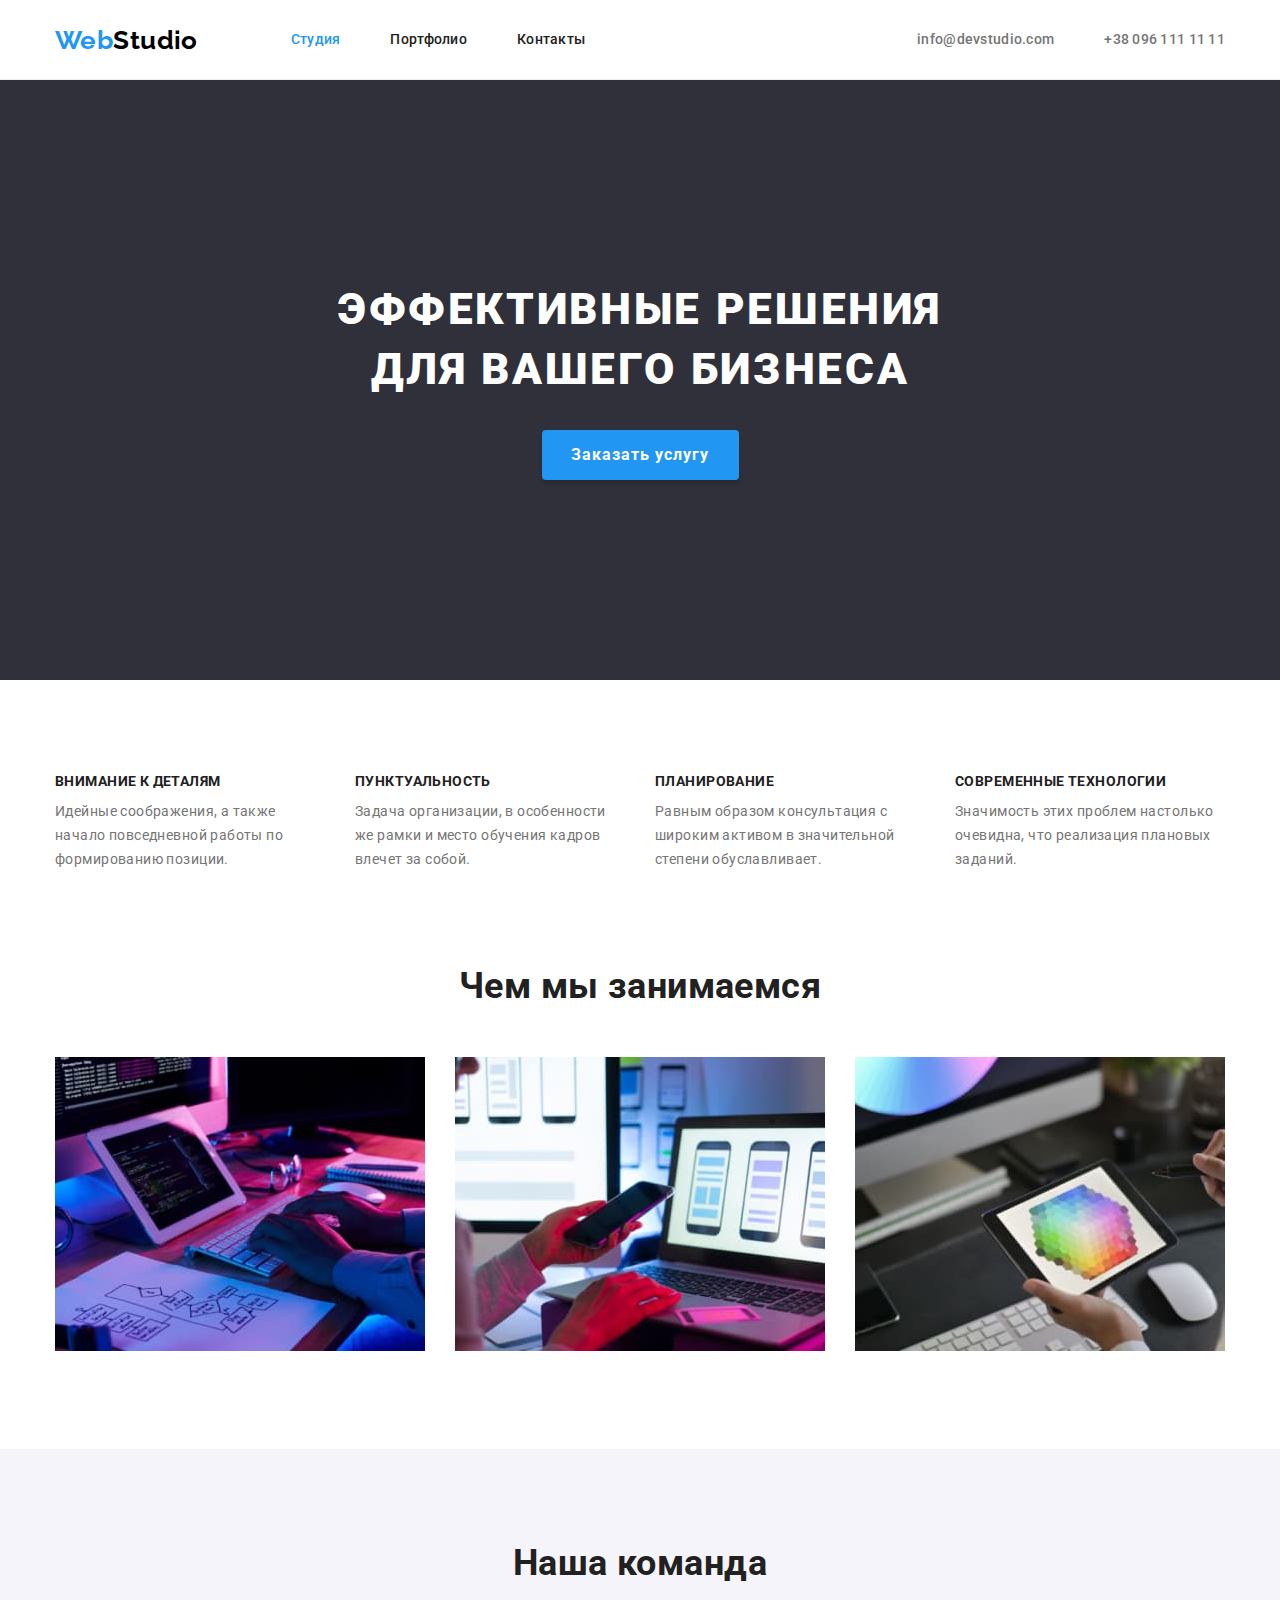
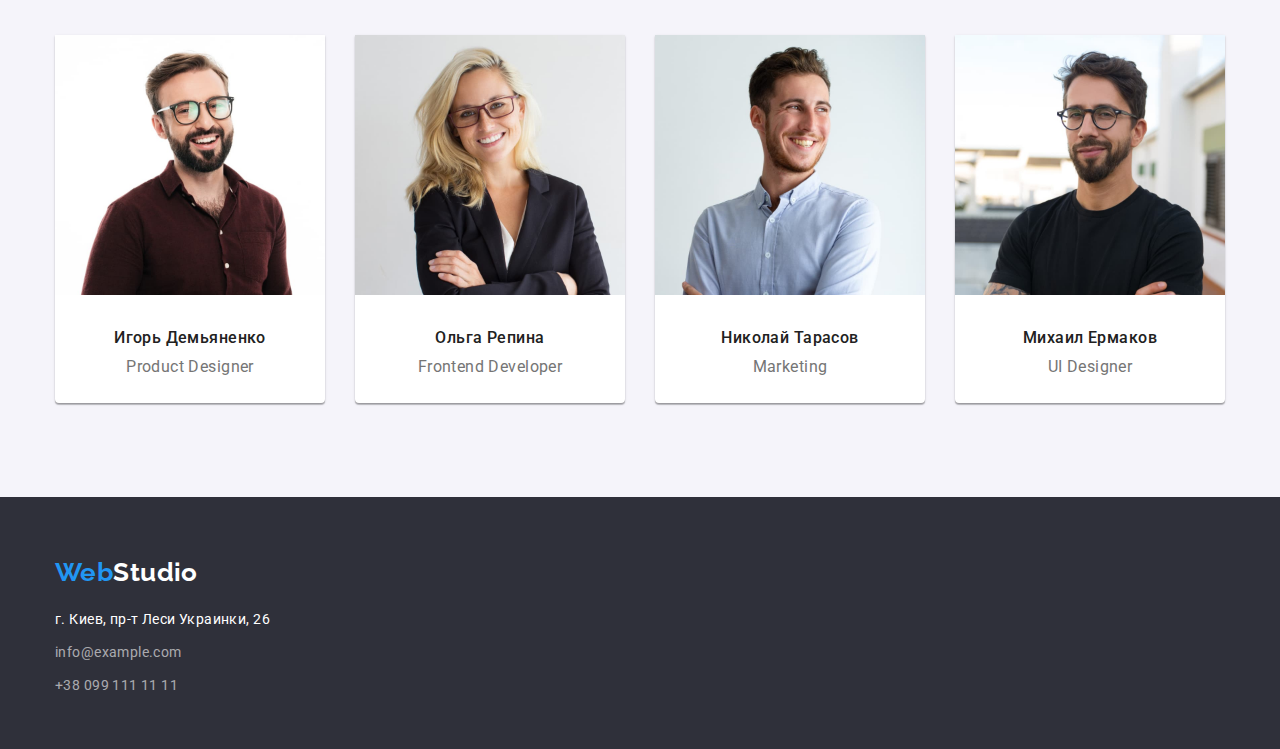
<file: index.html>
<!DOCTYPE html>
<html lang="ru">
<head>
    <meta charset="UTF-8">
    <meta http-equiv="X-UA-Compatible" content="IE=edge">
    <meta name="viewport" content="width=device-width, initial-scale=1.0">
    <title>Document</title>
    <link rel="preconnect" href="https://fonts.googleapis.com">
    <link rel="preconnect" href="https://fonts.gstatic.com" crossorigin>
    <link href="https://fonts.googleapis.com/css2?family=Raleway:wght@700&family=Roboto:wght@400;500;700;900&display=swap" rel="stylesheet">
    <link rel="stylesheet"
    href="https://cdnjs.cloudflare.com/ajax/libs/modern-normalize/1.0.0/modern-normalize.min.css" />
    <link rel="stylesheet" href="css/styles.css">
</head>
<body>
    <header class="header-section">
        <div class="container">
            <nav class="nav-section">
                <a href="./index.html" class="logo"><span>Web</span>Studio</a>
                <ul class="nav-list">
                    <li class="nav-items"><a href="./index.html" class="nav-link illumination">Студия</a></li>
                    <li class="nav-items"><a href="./portfolio.html" class="nav-link">Портфолио</a></li>
                    <li class="nav-items"><a href="Контакты" class="nav-link">Контакты</a></li>
                </ul>
            </nav>
            <ul class="nav-list">
                <li class="nav-items"><a href="mailto:info@devstudio.com" class="nav-contacts">info@devstudio.com</a></li>
                <li class="nav-items"><a href="tel:+380961111111" class="nav-contacts">+38 096 111 11 11</a></li>
            </ul>
        </div>
    </header>
    <main class="main-section">
        <section class="main section">
            <div class="container">
                <h1 class="main-title">Эффективные решения для вашего бизнеса</h1>
                <button type="button" class="main-button">Заказать услугу</button>
            </div>
        </section>
        <section class="section">
            <div class="container">
                <h2 class="visually-hidden">Приимущества</h2>
                <ul class="benefits-list">
                    <li class="benefits-items">
                        <h3 class="benefits-title">Внимание к деталям</h3>
                        <p class="benefits-text">Идейные соображения, а также начало повседневной работы по формированию позиции.
                        </p>
                    </li>
                    <li class="benefits-items">
                        <h3 class="benefits-title">Пунктуальность</h3>
                        <p class="benefits-text">Задача организации, в особенности же рамки и место обучения кадров влечет за собой.
                        </p>
                    </li>
                    <li class="benefits-items">
                        <h3 class="benefits-title">Планирование</h3>
                        <p class="benefits-text">Равным образом консультация с широким активом в значительной степени обуславливает.
                        </p>
                    </li>
                    <li class="benefits-items">
                        <h3 class="benefits-title">Современные технологии</h3>
                        <p class="benefits-text">Значимость этих проблем настолько очевидна, что реализация плановых заданий.</p>
                    </li>
                </ul>
            </div>
        </section>
        <section class="section no-padding">
            <div class="container">
                <h2 class="title">Чем мы занимаемся</h2>
                <ul class="work-list">
                    <li>
                        <img src="./images/box-1.jpg" alt="Людина сидить за комп'ютером" width="370">
                    </li>
                    <li>
                        <img src="./images/box-2.jpg" alt="Людина сидить за комп'ютером з телефоном у руці" width="370">
                    </li>
                    <li>
                        <img src="./images/box-3.jpg"
                            alt="Людина сидить за столом бтримає в руках планшет з кольоровим графічним зображенням " width="370">
                    </li>
                </ul>
            </div>
        </section>    
        <section class="team section">
            <div class="container">
                <h2 class="title">Наша команда</h2>
                <ul class="team-list">
                    <li class="team-card">
                        <img src="./images/img.jpg" alt="фото" width="270">
                        <h3 class="team-member-name">Игорь Демьяненко</h3>
                        <p class="team-member-position">Product Designer</p>
                    </li>
                    <li class="team-card">
                        <img src="./images/img-1.jpg" alt="фото" width="270">
                        <h3 class="team-member-name">Ольга Репина</h3>
                        <p class="team-member-position">Frontend Developer</p>
                    </li>
                    <li class="team-card">
                        <img src="./images/img-2.jpg" alt="фото" width="270">
                        <h3 class="team-member-name">Николай Тарасов</h3>
                        <p class="team-member-position">Marketing</p>
                    </li>
                    <li class="team-card">
                        <img src="./images/img-3.jpg" alt="фото" width="270">
                        <h3 class="team-member-name">Михаил Ермаков</h3>
                        <p class="team-member-position">UI Designer</p>
                    </li>
                </ul>
            </div>    
        </section>
    </main>
    <footer class="footer-section">
        <div class="container">
            <a href="./index.html" class="logo"><span>Web</span>Studio</a>
            <address class="footer-address">
                <ul class="footer-list">
                    <li class="footer-items">
                        <a href="https://goo.gl/maps/piqngm7oDQpEDh6u6" target="_blank" rel="noopener nofollow noreferrer"
                            class="footer-link">г. Киев, пр-т Леси Украинки, 26</a>
                    </li>
                    <li class="footer-items-contacts">
                        <a href="mailto:info@example.com" class="footer-contacts">info@example.com</a>
                    </li>
                    <li class="footer-items-contacts">
                        <a href="tel:+380991111111" class="footer-contacts">+38 099 111 11 11</a>
                    </li>
                </ul>
            </address>
        </div>    
    </footer>
</body>
</html>
</file>
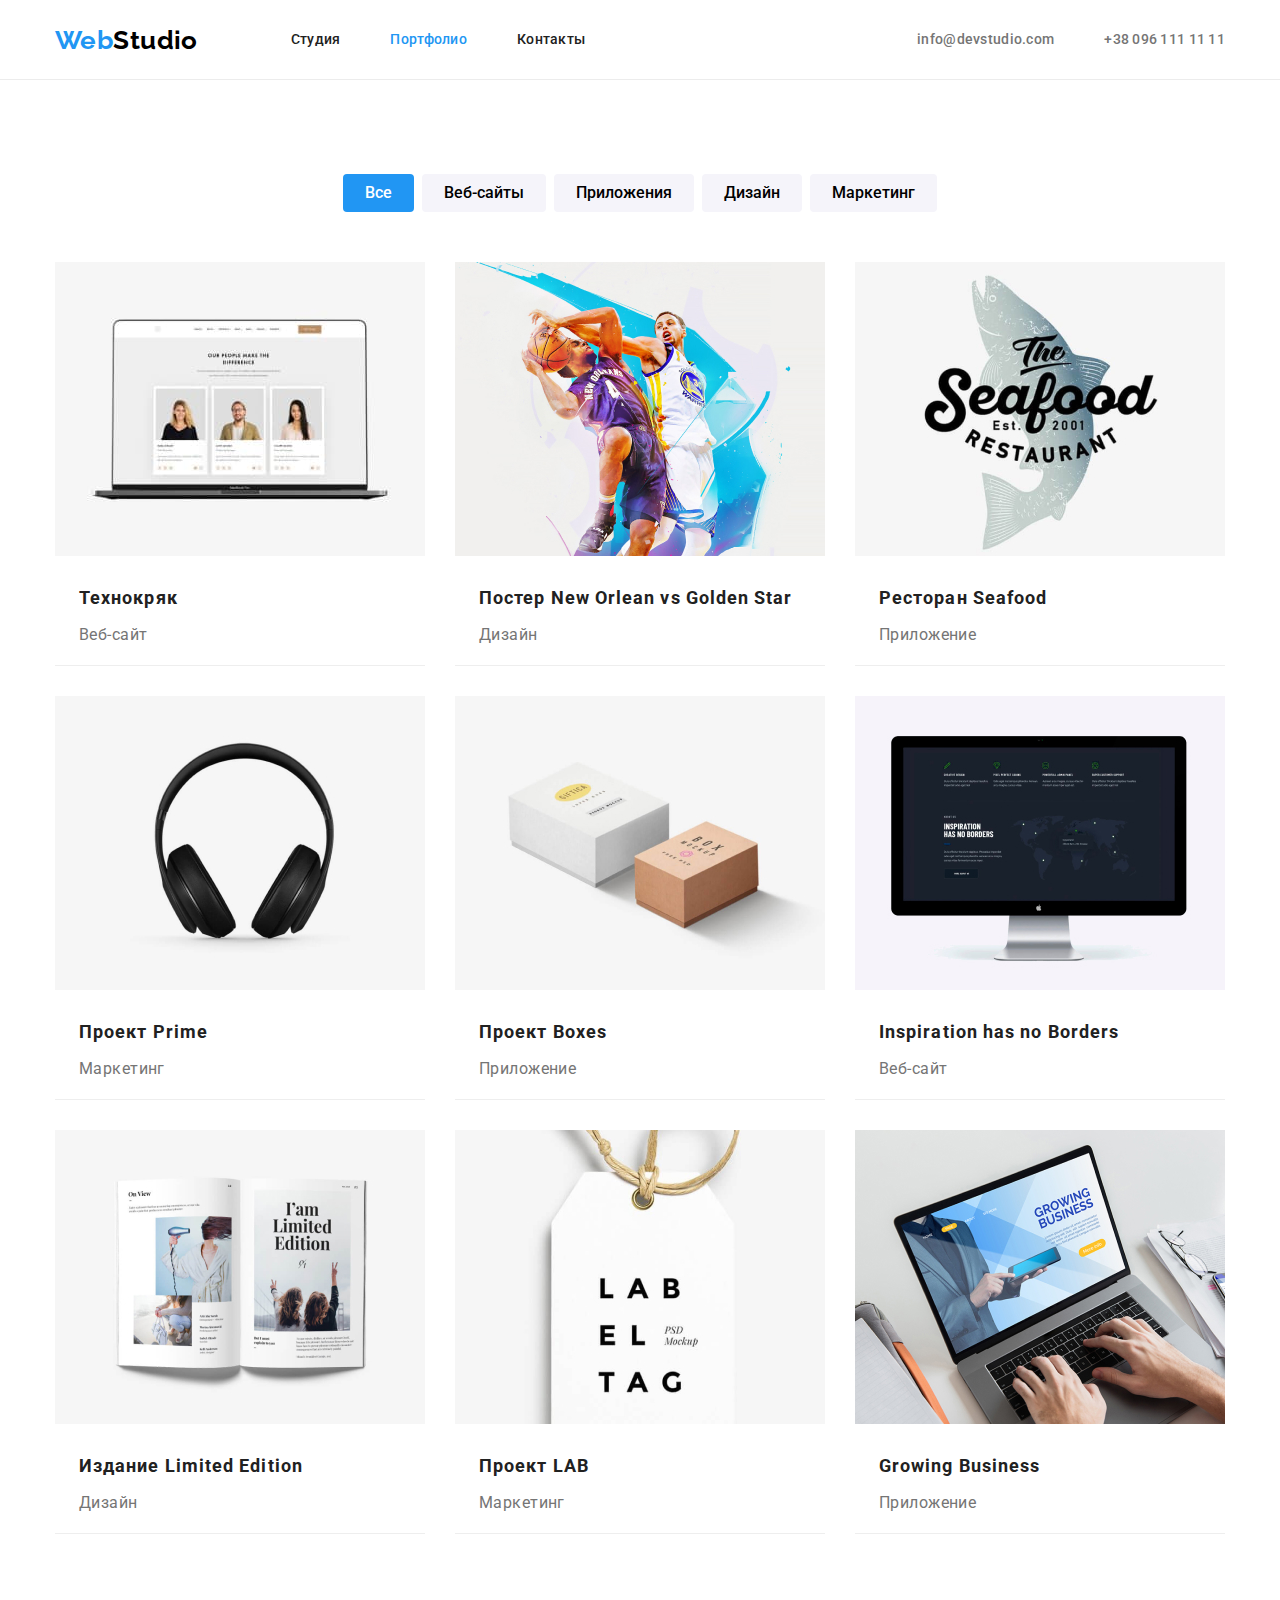
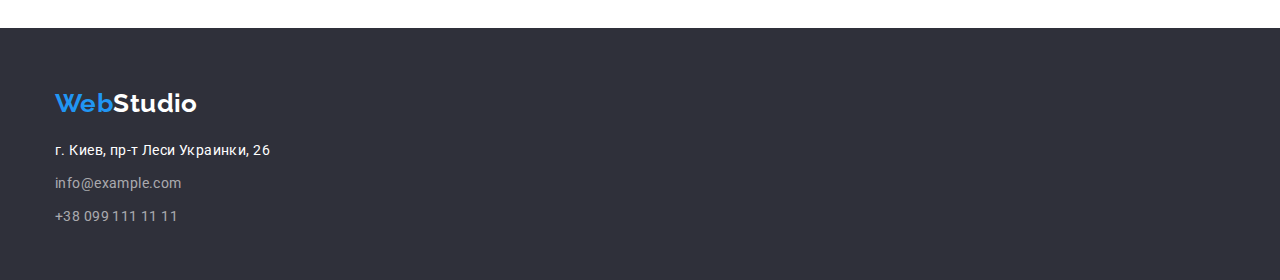
<file: portfolio.html>
<!DOCTYPE html>
<html lang="ru">
<head>
    <meta charset="UTF-8">
    <meta http-equiv="X-UA-Compatible" content="IE=edge">
    <meta name="viewport" content="width=device-width, initial-scale=1.0">
    <title>Document</title>
    <link rel="preconnect" href="https://fonts.googleapis.com">
    <link rel="preconnect" href="https://fonts.gstatic.com" crossorigin>
    <link href="https://fonts.googleapis.com/css2?family=Raleway:wght@700&family=Roboto:wght@400;500;700;900&display=swap" rel="stylesheet">
<link rel="stylesheet" href="https://cdnjs.cloudflare.com/ajax/libs/modern-normalize/1.0.0/modern-normalize.min.css" />
<link rel="stylesheet" href="css/styles.css">
</head>
<body>
    <header class="header-section">
        <div class="container">
            <nav class="nav-section">
                <a href="./index.html" class="logo"><span>Web</span>Studio</a>
                <ul class="nav-list">
                    <li class="nav-items"><a href="./index.html" class="nav-link">Студия</a></li>
                    <li class="nav-items"><a href="./portfolio.html" class="nav-link illumination">Портфолио</a></li>
                    <li class="nav-items"><a href="Контакты" class="nav-link">Контакты</a></li>
                </ul>
            </nav>
            <ul class="nav-list">
                <li class="nav-items "><a href="mailto:info@devstudio.com" class="nav-contacts">info@devstudio.com</a></li>
                <li class="nav-items"><a href="tel:+380961111111" class="nav-contacts">+38 096 111 11 11</a></li>
            </ul>
        </div>
    </header>
    <main>
        <section class="section">
            <div class="container">
                <h1 class="visually-hidden">Портфолио</h1>
                <ul class="portfolio-list-button">
                    <li class="portfolio-items"><button type="button" class="portfolio-button illumination-btn">Все</button></li>
                    <li class="portfolio-items"><button type="button" class="portfolio-button">Веб-сайты</button></li>
                    <li class="portfolio-items"><button type="button" class="portfolio-button">Приложения</button></li>
                    <li class="portfolio-items"><button type="button" class="portfolio-button">Дизайн</button></li>
                    <li class="portfolio-items"><button type="button" class="portfolio-button">Маркетинг</button></li>
                </ul>
                <ul class="portfolio">
                    <li class="portfolio-card">
                        <img src="./images/img(9).jpg" alt="Відкритий ноутбук, на екрані зображені фото працівників" width="370">
                        <h2 class="portfolio-card-title">Технокряк</h2>
                        <p class="portfolio-name-industry">Веб-сайт</p>
                    </li>
                    <li class="portfolio-card">
                        <img src="./images/img(1).jpg" alt="Зображено двох волейболістів у стрибку з м'ячем у руках" width="370">
                        <h2 class="portfolio-card-title">Постер New Orlean vs Golden Star</h2>
                        <p class="portfolio-name-industry">Дизайн</p>
                    </li>
                    <li class="portfolio-card">
                        <img src="./images/img(2).jpg" alt="Логотип ресторану" width="370">
                        <h2 class="portfolio-card-title">Ресторан Seafood</h2>
                        <p class="portfolio-name-industry">Приложение</p>
                    </li>
                    <li class="portfolio-card">
                        <img src="./images/img(3).jpg" alt="Накладні навушники" width="370">
                        <h2 class="portfolio-card-title">Проект Prime</h2>
                        <p class="portfolio-name-industry">Маркетинг</p>
                    </li>
                    <li class="portfolio-card">
                        <img src="./images/img(4).jpg" alt="Дві коробки з логотипами" width="370">
                        <h2 class="portfolio-card-title">Проект Boxes</h2>
                        <p class="portfolio-name-industry">Приложение</p>
                    </li>
                    <li class="portfolio-card">
                        <img src="./images/img(5).jpg" alt="Ком'ютер з відкритим вебсайтом" width="370">
                        <h2 class="portfolio-card-title">Inspiration has no Borders</h2>
                        <p class="portfolio-name-industry">Веб-сайт</p>
                    </li>
                    <li class="portfolio-card">
                        <img src="./images/img(6).jpg" alt="Відкрита книжка в ній стаття" width="370">
                        <h2 class="portfolio-card-title">Издание Limited Edition</h2>
                        <p class="portfolio-name-industry">Дизайн</p>
                    </li>
                    <li class="portfolio-card">
                        <img src="./images/img(7).jpg" alt="Логотип" width="370">
                        <h2 class="portfolio-card-title">Проект LAB</h2>
                        <p class="portfolio-name-industry">Маркетинг</p>
                    </li>
                    <li class="portfolio-card">
                        <img src="./images/img(8).jpg" alt="Ввімкнений ноутбук з відкритим додатком" width="370">
                        <h2 class="portfolio-card-title">Growing Business</h2>
                        <p class="portfolio-name-industry">Приложение</p>
                    </li>
                </ul>
            </div>
        </section>
    </main>
    <footer class="footer-section">
        <div class="container">
            <a href="./index.html" class="logo"><span>Web</span>Studio</a>
            <address class="footer-address">
                <ul class="footer-list">
                    <li class="footer-items">
                        <a href="https://goo.gl/maps/piqngm7oDQpEDh6u6" target="_blank" rel="noopener nofollow noreferrer"
                            class="footer-link">г.
                            Киев, пр-т Леси Украинки, 26</a>
                    </li>
                    <li class="footer-items-contacts">
                        <a href="mailto:info@example.com" class="footer-contacts">info@example.com</a>
                    </li>
                    <li class="footer-items-contacts">
                        <a href="tel:+380991111111" class="footer-contacts">+38 099 111 11 11</a>
                    </li>
                </ul>
            </address>
        </div>
    </footer>
    
</body>
</html>
</file>
<file: css/styles.css>
:root{
    --title-text-color: #212121;
    --primary-text-color: #757575;
    --accent-color: #2196F3;
    --primary-bg-color: #fff;
}
body{
    font-family: 'Roboto', sans-serif;
    background-color: var(--primary-bg-color);
    color: var(--title-text-color);
    font-size: 14px;
    line-height: 1.14;
    letter-spacing: 0.03em;
}
h1,h2,h3,p,ul{
    margin: 0;
    padding: 0;
}
/* Стилізація хедера */
.header-section{
    max-height: 80px;
    border-bottom: 1px solid #ECECEC;
}
ul{
    list-style: none;
}
a{
    text-decoration: none;
}
.logo{
    color: #000;
    font-family: 'Raleway';
    font-weight: 700;
    font-size: 26px;
    line-height: 1.19;
}
span{
    color: var(--accent-color);
}
.header-section .container{
    display: flex;
    justify-content: space-between;
}
.nav-section{
    align-items: center;
    display: flex;
}
.nav-section .logo{
    margin-right: 93px;
}
.nav-list{
    max-height: 80px;
    display: flex;
}
.nav-items:not(:last-child){
    margin-right: 50px;
}
.nav-link{
    display: block;
    padding: 32px 0 32px 0;
    color: var(--title-text-color);
    font-weight: 500;
    letter-spacing: 0.02em;
}
.illumination{
    color: var(--accent-color);
}
.nav-link:hover,
.nav-link:focus{
    color: var(--accent-color);
}
.nav-contacts{
    display: block;
    padding: 32px 0 32px 0;
    color: var(--primary-text-color);
    font-weight: 500;
    letter-spacing: 0.02em;
}
.nav-contacts:hover,
.nav-contacts:focus{
    color: var(--accent-color);
}
/* Стилізація головного контенту сторінки */
.container{
    max-width: 1200px;
    padding: 0 15px 0 15px;
    margin-left: auto;
    margin-right: auto;
}
.main{
    text-align: center;
    background-color: #2F303A;
}
.main-section .section:first-child{
    padding: 200px 0;
}
.main-title{
    width: 693px;
    margin-left: auto;
    margin-right: auto;
    font-weight: 900;
    font-size: 44px;
    line-height: 1.36;
    letter-spacing: 0.06em;
    text-transform: uppercase;
    color: var(--primary-bg-color);
}
button{
    font-family: inherit;
    cursor: pointer;
}
.main-button{
    margin-top: 30px;
    font-weight: 700;
    font-size: 16px;
    line-height: 1.88;
    letter-spacing: 0.06em;
    min-width: 197px;
    min-height: 50px;
    padding: 10px 25px;
    background-color: var(--accent-color);
    box-shadow: 0px 4px 4px rgba(0, 0, 0, 0.15);
    border-radius: 4px;
    color: var(--primary-bg-color);
    border:none;
}
.main-button:hover,
.main-button:focus{
    background-color:  #267bc6;
}
.main-button:active{
    background-color: #27619b;
}
.portfolio-list-button{
    display: flex;
    justify-content: center;
}
.portfolio-items:not(:last-child){
    margin-right: 8px;
}
.portfolio{
    display: flex;
    flex-wrap: wrap;
    gap: 30px;
}
.portfolio-button{
    background: #F5F4FA;
    font-weight: 500;
    font-size: 16px;
    line-height: 1.62;
    padding: 6px 22px;
    border-radius: 4px;
    border:none;
}
.illumination-btn{
    background-color: var(--accent-color);
    color: var(--primary-bg-color);
}
.portfolio-button:hover,
.portfolio-button:focus{
    background-color: var(--accent-color);
    color: var(--primary-bg-color);
}
.portfolio-button:active{
    background-color: #267bc6;
}
.visually-hidden{ 
    position: absolute; 
    width: 1px; 
    height: 1px; 
    margin: -1px; 
    border: 0; 
    padding: 0; 
    white-space: nowrap; 
    clip-path: inset(100%); 
    clip: rect(0 0 0 0); 
    overflow: hidden; 
}
.section{
    padding: 94px 0;
}
.work-list{
    display: flex;
    justify-content: space-between;
    margin-top: 50px;
}
.benefits-list{
    display: flex;
    justify-content: space-between;
}
.benefits-items{
    width: 270px;
}
.benefits-title{
    font-size: 14px;
    text-transform: uppercase;
}
.benefits-text{
    margin-top: 10px;
    color: var(--primary-text-color);
    line-height: 1.71;
}
.title{    
    font-size: 36px;
    line-height: 1.16;
    text-align: center;
}
.team{
    background: #F5F4FA;
}
.no-padding{
    padding-top: 0;
}
.team-list{
    display: flex;
    justify-content: space-between;
}
.team-card{
    margin-top: 50px;
    text-align: center;
    width: 270px;
    height: 368px;
    background-color: var(--primary-bg-color);
    box-shadow: 0px 1px 3px rgba(0, 0, 0, 0.12), 0px 1px 1px rgba(0, 0, 0, 0.14), 0px 2px 1px rgba(0, 0, 0, 0.2);
    border-radius: 0px 0px 4px 4px;
}
.team-member-name{
    padding-top: 30px;
    font-weight: 500;
    font-size: 16px;
    line-height: 1.18;
}
.team-member-position{
    margin-top: 10px;
    color: var(--primary-text-color);
    font-size: 16px;
    line-height: 1.18;
}
.portfolio{
    margin-top: 50px;
}
.portfolio-card{
    width: 370px;
    height: 404px;
    border-bottom: 1px solid #EEEEEE;
}
.portfolio-card-title{
    padding-top: 20px;
    padding-left: 24px;
    font-size: 18px;
    line-height: 2;    
    letter-spacing: 0.06em;
}
.portfolio-name-industry{
    margin-top: 4px;
    padding-left: 24px;
    color: var(--primary-text-color);   
    font-size: 16px;
    line-height: 1.88;
}
.footer-section{
    padding: 60px 0;
    height: 252px;
    background: #2F303A;
}
.footer-section .logo{
    color: var(--primary-bg-color);
}
address{
    font-style: normal;
}
.footer-address{
    margin-top: 20px;
}
.footer-link{
    color: #FFFFFF;
    line-height: 1.71;
}
.footer-items-contacts{
    margin-top: 9px;
}
.footer-contacts{
    color: rgba(255, 255, 255, 0.6);
    line-height: 1.71;
}
.footer-contacts:hover,
.footer-contacts:focus{
    color: var(--accent-color);
}
</file>
